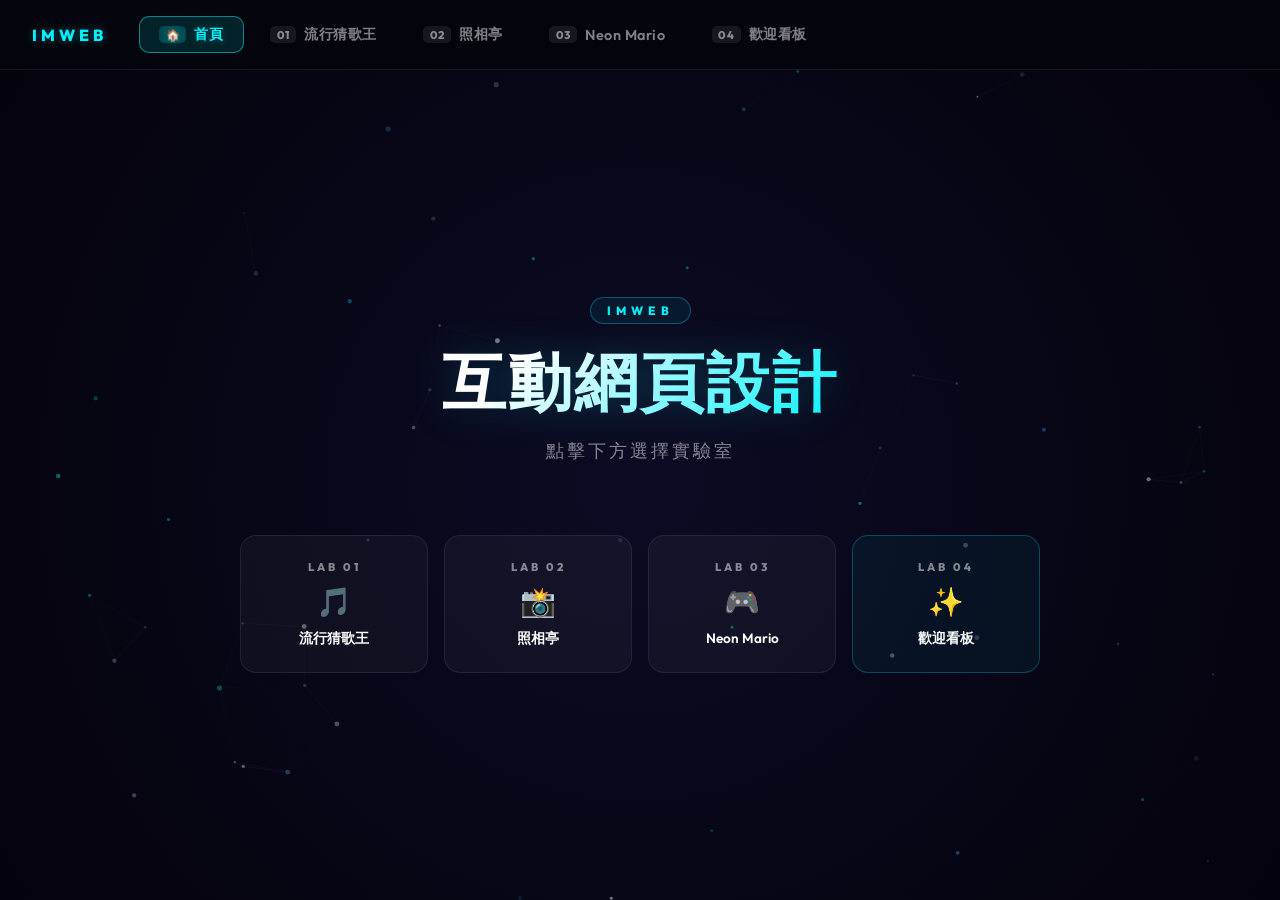
<file: index.html>
<!DOCTYPE html>
<html lang="zh-TW">
<head>
    <meta charset="UTF-8">
    <meta name="viewport" content="width=device-width, initial-scale=1.0">
    <title>IMWEB 互動網頁設計</title>
    <link href="https://fonts.googleapis.com/css2?family=Outfit:wght@300;400;600;800&family=Inter:wght@300;400;500;600&display=swap" rel="stylesheet">
    <style>
        :root {
            --bg: #05050d;
            --nav-height: 70px;
            --primary: #00f2fe;
            --secondary: #4facfe;
            --text: #fff;
            --text-muted: rgba(255,255,255,0.5);
            --glass: rgba(255,255,255,0.04);
            --glass-border: rgba(255,255,255,0.08);
            --active-bg: rgba(0,242,254,0.12);
            --active-border: rgba(0,242,254,0.5);
            --font: 'Outfit', 'Inter', sans-serif;
        }

        *, *::before, *::after { box-sizing: border-box; margin: 0; padding: 0; }

        html, body {
            width: 100%; height: 100%;
            overflow: hidden;
            background: var(--bg);
            font-family: var(--font);
            color: var(--text);
        }

        /* ── Nav Bar ────────────────────────────── */
        nav {
            position: fixed;
            top: 0; left: 0; right: 0;
            height: var(--nav-height);
            z-index: 100;
            display: flex;
            align-items: center;
            padding: 0 2rem;
            gap: 0.5rem;
            background: rgba(5,5,13,0.75);
            backdrop-filter: blur(16px);
            -webkit-backdrop-filter: blur(16px);
            border-bottom: 1px solid var(--glass-border);
        }

        .nav-brand {
            font-size: 1rem;
            font-weight: 800;
            letter-spacing: 4px;
            color: var(--primary);
            text-shadow: 0 0 10px rgba(0,242,254,0.4);
            margin-right: 1.5rem;
            white-space: nowrap;
        }

        .nav-tabs {
            display: flex;
            gap: 0.4rem;
            flex: 1;
            overflow-x: auto;
            scrollbar-width: none;
        }
        .nav-tabs::-webkit-scrollbar { display: none; }

        .tab-btn {
            display: flex;
            align-items: center;
            gap: 0.5rem;
            padding: 0.5rem 1.2rem;
            border-radius: 10px;
            border: 1px solid transparent;
            background: transparent;
            color: var(--text-muted);
            font-family: var(--font);
            font-size: 0.9rem;
            font-weight: 600;
            letter-spacing: 0.5px;
            cursor: pointer;
            white-space: nowrap;
            transition: all 0.25s ease;
        }

        .tab-btn:hover {
            background: var(--glass);
            color: var(--text);
            border-color: var(--glass-border);
        }

        .tab-btn.active {
            background: var(--active-bg);
            color: var(--primary);
            border-color: var(--active-border);
            text-shadow: 0 0 8px rgba(0,242,254,0.3);
        }

        .tab-btn .tab-num {
            font-size: 0.7rem;
            font-weight: 800;
            padding: 0.1rem 0.4rem;
            border-radius: 5px;
            background: rgba(255,255,255,0.08);
        }

        .tab-btn.active .tab-num {
            background: rgba(0,242,254,0.2);
            color: var(--primary);
        }

        /* ── Content Area ───────────────────────── */
        .content-area {
            position: fixed;
            top: var(--nav-height);
            left: 0; right: 0; bottom: 0;
        }

        /* Home Panel */
        .home-panel {
            width: 100%;
            height: 100%;
            display: flex;
            flex-direction: column;
            align-items: center;
            justify-content: center;
            gap: 2rem;
            padding: 2rem;
            position: relative;
        }

        canvas#homeBg {
            position: absolute;
            inset: 0;
            width: 100%;
            height: 100%;
            pointer-events: none;
        }

        .home-text {
            position: relative;
            text-align: center;
            z-index: 1;
        }

        .home-badge {
            display: inline-block;
            font-size: 0.75rem;
            font-weight: 800;
            letter-spacing: 5px;
            padding: 0.3rem 1rem;
            border-radius: 50px;
            border: 1px solid rgba(0,242,254,0.3);
            color: var(--primary);
            background: rgba(0,242,254,0.07);
            margin-bottom: 1rem;
        }

        .home-title {
            font-size: clamp(2.5rem, 6vw, 4rem);
            font-weight: 800;
            letter-spacing: 2px;
            background: linear-gradient(135deg, #fff 20%, var(--primary) 100%);
            -webkit-background-clip: text;
            -webkit-text-fill-color: transparent;
            margin-bottom: 0.75rem;
            filter: drop-shadow(0 0 20px rgba(0,242,254,0.2));
        }

        .home-sub {
            font-size: 1.1rem;
            color: var(--text-muted);
            letter-spacing: 3px;
            margin-bottom: 2.5rem;
        }

        /* Quick-access cards on home */
        .quick-grid {
            position: relative;
            z-index: 1;
            display: grid;
            grid-template-columns: repeat(4, 1fr);
            gap: 1rem;
            max-width: 800px;
            width: 100%;
        }

        .quick-card {
            display: flex;
            flex-direction: column;
            align-items: center;
            gap: 0.6rem;
            padding: 1.5rem 1rem;
            border-radius: 16px;
            background: var(--glass);
            border: 1px solid var(--glass-border);
            cursor: pointer;
            transition: all 0.3s ease;
            text-align: center;
        }

        .quick-card:hover {
            background: rgba(0,242,254,0.07);
            border-color: rgba(0,242,254,0.3);
            transform: translateY(-4px);
            box-shadow: 0 12px 30px rgba(0,0,0,0.3);
        }

        .quick-card .qc-num {
            font-size: 0.7rem;
            font-weight: 800;
            letter-spacing: 3px;
            color: var(--text-muted);
        }

        .quick-card .qc-icon { font-size: 1.8rem; }

        .quick-card .qc-name {
            font-size: 0.85rem;
            font-weight: 600;
            color: var(--text);
        }

        .quick-card.featured {
            border-color: rgba(0,242,254,0.25);
            background: rgba(0,242,254,0.05);
        }

        /* iFrame panels */
        .frame-panel {
            width: 100%;
            height: 100%;
            display: none;
        }

        .frame-panel.active {
            display: block;
        }

        .frame-panel iframe {
            width: 100%;
            height: 100%;
            border: none;
            display: block;
        }

        /* ── Mobile responsive ─────────────── */
        @media (max-width: 640px) {
            nav { padding: 0 1rem; }
            .nav-brand { display: none; }
            .quick-grid { grid-template-columns: repeat(2, 1fr); }
        }
    </style>
</head>
<body>

    <!-- Navigation Bar -->
    <nav>
        <span class="nav-brand">IMWEB</span>
        <div class="nav-tabs">
            <button class="tab-btn active" data-tab="home" id="tab-home">
                <span class="tab-num">🏠</span> 首頁
            </button>
            <button class="tab-btn" data-tab="lab1" id="tab-lab1">
                <span class="tab-num">01</span> 流行猜歌王
            </button>
            <button class="tab-btn" data-tab="lab2" id="tab-lab2">
                <span class="tab-num">02</span> 照相亭
            </button>
            <button class="tab-btn" data-tab="lab3" id="tab-lab3">
                <span class="tab-num">03</span> Neon Mario
            </button>
            <button class="tab-btn" data-tab="lab4" id="tab-lab4">
                <span class="tab-num">04</span> 歡迎看板
            </button>
        </div>
    </nav>

    <!-- Content Area -->
    <div class="content-area">

        <!-- Home Panel -->
        <div class="home-panel" id="panel-home">
            <canvas id="homeBg"></canvas>
            <div class="home-text">
                <div class="home-badge">IMWEB</div>
                <h1 class="home-title">互動網頁設計</h1>
                <p class="home-sub">點擊下方選擇實驗室</p>
            </div>
            <div class="quick-grid">
                <div class="quick-card" onclick="switchTab('lab1')">
                    <span class="qc-num">LAB 01</span>
                    <span class="qc-icon">🎵</span>
                    <span class="qc-name">流行猜歌王</span>
                </div>
                <div class="quick-card" onclick="switchTab('lab2')">
                    <span class="qc-num">LAB 02</span>
                    <span class="qc-icon">📸</span>
                    <span class="qc-name">照相亭</span>
                </div>
                <div class="quick-card" onclick="switchTab('lab3')">
                    <span class="qc-num">LAB 03</span>
                    <span class="qc-icon">🎮</span>
                    <span class="qc-name">Neon Mario</span>
                </div>
                <div class="quick-card featured" onclick="switchTab('lab4')">
                    <span class="qc-num">LAB 04</span>
                    <span class="qc-icon">✨</span>
                    <span class="qc-name">歡迎看板</span>
                </div>
            </div>
        </div>

        <!-- Lab 1 iframe -->
        <div class="frame-panel" id="panel-lab1">
            <iframe id="iframe-lab1" title="Lab 1 - 流行猜歌王"></iframe>
        </div>

        <!-- Lab 2 iframe -->
        <div class="frame-panel" id="panel-lab2">
            <iframe id="iframe-lab2" title="Lab 2 - 照相亭"></iframe>
        </div>

        <!-- Lab 3 iframe -->
        <div class="frame-panel" id="panel-lab3">
            <iframe id="iframe-lab3" title="Lab 3 - Neon Mario"></iframe>
        </div>

        <!-- Lab 4 iframe -->
        <div class="frame-panel" id="panel-lab4">
            <iframe id="iframe-lab4" title="Lab 4 - 歡迎看板"></iframe>
        </div>

    </div>

    <script>
        /* ── Tab switching ──────────────────────── */
        const iframeLoaded = { lab1: false, lab2: false, lab3: false, lab4: false };
        const iframeSrc = {
            lab1: 'lab1/index.html',
            lab2: 'lab2/index.html',
            lab3: 'lab3/index.html',
            lab4: 'lab4/index.html'
        };

        function switchTab(name) {
            // Update buttons
            document.querySelectorAll('.tab-btn').forEach(btn => {
                btn.classList.toggle('active', btn.dataset.tab === name);
            });

            // Update panels
            document.querySelectorAll('.frame-panel').forEach(p => p.classList.remove('active'));
            const homePanel = document.getElementById('panel-home');
            homePanel.style.display = 'none';

            if (name === 'home') {
                homePanel.style.display = 'flex';
            } else {
                const panel = document.getElementById('panel-' + name);
                if (panel) {
                    panel.classList.add('active');
                    // Lazy-load iframe only when first visited
                    if (!iframeLoaded[name]) {
                        document.getElementById('iframe-' + name).src = iframeSrc[name];
                        iframeLoaded[name] = true;
                    }
                }
            }
        }

        // Bind nav buttons
        document.querySelectorAll('.tab-btn').forEach(btn => {
            btn.addEventListener('click', () => switchTab(btn.dataset.tab));
        });

        /* ── Home background particles ─────────── */
        (function () {
            const canvas = document.getElementById('homeBg');
            const ctx = canvas.getContext('2d');
            const mouse = { x: null, y: null };
            const pts = [];
            const N = 55, CONN = 110, MR = 150;

            function resize() {
                const dpr = devicePixelRatio || 1;
                const w = canvas.parentElement.offsetWidth;
                const h = canvas.parentElement.offsetHeight;
                canvas.width = w * dpr;
                canvas.height = h * dpr;
                canvas.style.width = w + 'px';
                canvas.style.height = h + 'px';
                ctx.scale(dpr, dpr);
            }

            class P {
                constructor() {
                    this.x = Math.random() * innerWidth;
                    this.y = Math.random() * innerHeight;
                    this.vx = (Math.random() - 0.5) * 0.3;
                    this.vy = (Math.random() - 0.5) * 0.3;
                    this.r = Math.random() * 1.8 + 0.8;
                    const c = ['rgba(0,242,254,','rgba(79,172,254,','rgba(161,140,209,','rgba(255,255,255,'];
                    this.color = c[Math.floor(Math.random()*c.length)];
                    this.a = Math.random() * 0.35 + 0.1;
                }
                update(W, H) {
                    if (mouse.x !== null) {
                        const dx = mouse.x - this.x, dy = mouse.y - this.y;
                        const d = Math.hypot(dx, dy);
                        if (d < MR) { const f=(MR-d)/MR; this.vx+=(dx/d)*f*0.006; this.vy+=(dy/d)*f*0.006; }
                    }
                    this.x += this.vx; this.y += this.vy;
                    this.vx *= 0.98; this.vy *= 0.98;
                    const sp = Math.hypot(this.vx,this.vy);
                    if(sp>1.2){this.vx=this.vx/sp*1.2;this.vy=this.vy/sp*1.2;}
                    if(this.x<0)this.x=W; if(this.x>W)this.x=0;
                    if(this.y<0)this.y=H; if(this.y>H)this.y=0;
                }
                draw() {
                    ctx.beginPath();
                    ctx.arc(this.x, this.y, this.r, 0, Math.PI*2);
                    ctx.fillStyle = this.color + this.a + ')';
                    ctx.fill();
                }
            }

            window.addEventListener('resize', resize);
            canvas.parentElement.addEventListener('mousemove', e => { mouse.x=e.clientX; mouse.y=e.clientY - 70; });
            canvas.parentElement.addEventListener('mouseleave', () => { mouse.x=null; mouse.y=null; });

            resize();
            for (let i = 0; i < N; i++) pts.push(new P());

            function loop() {
                const W = canvas.parentElement.offsetWidth;
                const H = canvas.parentElement.offsetHeight;
                ctx.clearRect(0, 0, W, H);

                // Gradient BG
                const g = ctx.createRadialGradient(W/2,H/2,0,W/2,H/2,Math.max(W,H));
                g.addColorStop(0,'#0c0b24'); g.addColorStop(0.5,'#05040f'); g.addColorStop(1,'#020105');
                ctx.fillStyle=g; ctx.fillRect(0,0,W,H);

                pts.forEach(p => { p.update(W,H); p.draw(); });

                for(let i=0;i<pts.length;i++){
                    for(let j=i+1;j<pts.length;j++){
                        const p1=pts[i],p2=pts[j],d=Math.hypot(p1.x-p2.x,p1.y-p2.y);
                        if(d<CONN){
                            ctx.beginPath(); ctx.moveTo(p1.x,p1.y); ctx.lineTo(p2.x,p2.y);
                            ctx.strokeStyle=`rgba(141,169,236,${(1-d/CONN)*0.1})`; ctx.lineWidth=0.7; ctx.stroke();
                        }
                    }
                    if(mouse.x!==null){
                        const p=pts[i],d=Math.hypot(p.x-mouse.x,p.y-mouse.y);
                        if(d<MR){
                            ctx.beginPath(); ctx.moveTo(p.x,p.y); ctx.lineTo(mouse.x,mouse.y);
                            ctx.strokeStyle=`rgba(0,242,254,${(1-d/MR)*0.18})`; ctx.lineWidth=0.8; ctx.stroke();
                        }
                    }
                }
                requestAnimationFrame(loop);
            }
            loop();
        })();
    </script>
</body>
</html>
</file>
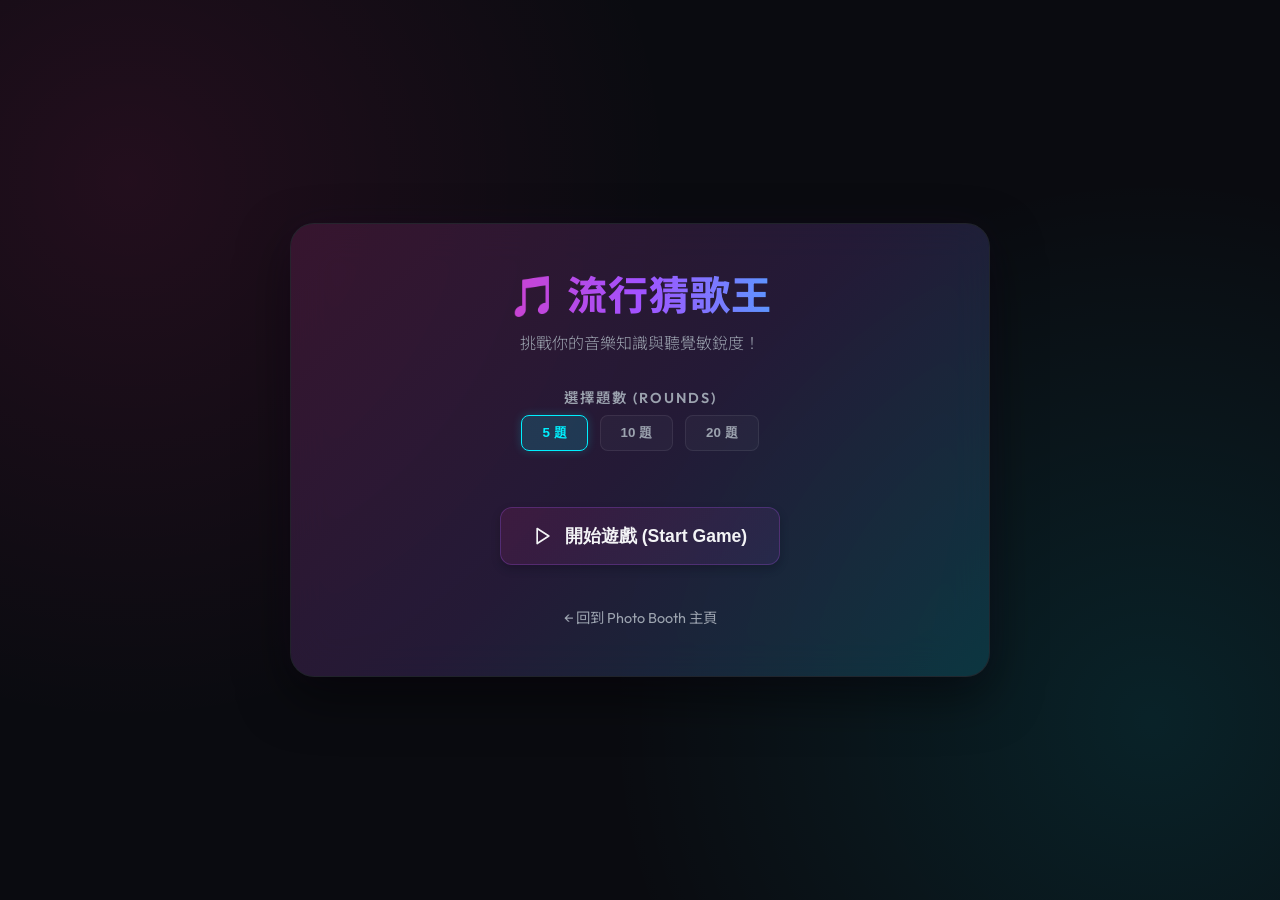
<file: lab1/index.html>
<!DOCTYPE html>
<html lang="zh-TW">
<head>
    <meta charset="UTF-8">
    <meta name="viewport" content="width=device-width, initial-scale=1.0">
    <meta name="description" content="Lab 1 - 流行猜歌王：挑戰你的耳朵與速度，測試你的熱門華語歌庫！">
    <title>Lab 1 | 流行猜歌王 🎵</title>
    <!-- Include Stylesheet -->
    <link rel="stylesheet" href="style.css">
</head>
<body>
    <div class="game-container">
        <!-- HEADER -->
        <h1>🎵 流行猜歌王</h1>
        <p class="subtitle">挑戰你的音樂知識與聽覺敏銳度！</p>

        <!-- VIEW 1: INTRO / MENU -->
        <div id="viewIntro" class="view active">
            <div class="menu-options">
                <div class="config-group">
                    <label>選擇題數 (Rounds)</label>
                    <div class="btn-group" data-config="rounds">
                        <button class="btn-select active" data-value="5">5 題</button>
                        <button class="btn-select" data-value="10">10 題</button>
                        <button class="btn-select" data-value="20">20 題</button>
                    </div>
                </div>
            </div>
            <button id="btnStart" class="btn-game">
                <svg xmlns="http://www.w3.org/2000/svg" width="20" height="20" viewBox="0 0 24 24" fill="none" stroke="currentColor" stroke-width="2" stroke-linecap="round" stroke-linejoin="round"><polygon points="5 3 19 12 5 21 5 3"></polygon></svg>
                開始遊戲 (Start Game)
            </button>
        </div>

        <!-- VIEW 2: GAMEPLAY -->
        <div id="viewPlay" class="view">
            <!-- Game Info (Round & Score) -->
            <div class="game-info-bar">
                <div class="info-item">
                    <span class="info-label">目前題數</span>
                    <span id="lblRound" class="info-val highlight-blue">1/5</span>
                </div>
                <div class="info-item">
                    <span class="info-label">剩餘時間</span>
                    <span id="lblTime" class="info-val">20s</span>
                </div>
                <div class="info-item">
                    <span class="info-label">目前得分</span>
                    <span id="lblScore" class="info-val highlight-pink">0</span>
                </div>
            </div>

            <!-- Progress Countdown Bar -->
            <div class="timer-track">
                <div id="timerBar" class="timer-bar"></div>
            </div>

            <!-- Spinning Vinyl disc -->
            <div class="player-area">
                <div id="vinylDisc" class="vinyl-disc">
                    <div class="vinyl-center">
                        <img id="albumArt" class="album-art" src="data:image/svg+xml;utf8,<svg xmlns='http://www.w3.org/2000/svg' width='100' height='100'></svg>" alt="Album Cover">
                    </div>
                    <div class="vinyl-spindle"></div>
                </div>
                <div id="playBtnOverlay" class="play-btn-overlay" title="播放 / 暫停">
                    <svg viewBox="0 0 24 24" id="playIcon">
                        <polygon points="5 3 19 12 5 21 5 3"></polygon>
                    </svg>
                </div>
            </div>

            <!-- Glowing wave/spectral visualizer -->
            <div class="visualizer-container">
                <canvas id="canvasVisualizer"></canvas>
            </div>

            <!-- Choice grid buttons -->
            <div id="choicesGrid" class="choices-grid">
                <!-- Choice buttons injected here -->
            </div>

            <!-- Live Feedback / Song Reveal details -->
            <div class="feedback-area">
                <div id="feedbackText" class="answer-feedback"></div>
            </div>

            <!-- Next button -->
            <button id="btnNext" class="btn-game" style="display: none;">
                下一題 (Next)
                <svg xmlns="http://www.w3.org/2000/svg" width="20" height="20" viewBox="0 0 24 24" fill="none" stroke="currentColor" stroke-width="2" stroke-linecap="round" stroke-linejoin="round"><line x1="5" y1="12" x2="19" y2="12"></line><polyline points="12 5 19 12 12 19"></polyline></svg>
            </button>
        </div>

        <!-- VIEW 3: RESULTS / REVIEW -->
        <div id="viewResults" class="view">
            <h2>🎉 挑戰完成</h2>
            
            <div class="result-card">
                <div class="result-score" id="resultScoreVal">0</div>
                <div class="result-rank" id="resultRankVal">🎤 浴室歌手 (音準加油！)</div>
                
                <div class="stats-grid">
                    <div class="stat-item">
                        <div class="stat-label">答對題數</div>
                        <div class="stat-val" id="resultCorrect">0/5</div>
                    </div>
                    <div class="stat-item">
                        <div class="stat-label">平均答對率</div>
                        <div class="stat-val" id="resultAccuracy">0%</div>
                    </div>
                </div>
            </div>

            <div class="review-title">本輪歌單回顧 & 試聽</div>
            <div id="playlistContainer" class="playlist-container">
                <!-- Played tracks will be injected here with play buttons -->
            </div>

            <button id="btnRestart" class="btn-game">
                <svg xmlns="http://www.w3.org/2000/svg" width="20" height="20" viewBox="0 0 24 24" fill="none" stroke="currentColor" stroke-width="2" stroke-linecap="round" stroke-linejoin="round"><path d="M21.5 2v6h-6M21.34 15.57a10 10 0 1 1-.57-8.38l5.67-5.67"></path></svg>
                再玩一次 (Play Again)
            </button>
        </div>

        <!-- FOOTER / RETURN LINK -->
        <div class="footer-links">
            <a href="../index.html" class="back-link">← 回到 Photo Booth 主頁</a>
        </div>
    </div>

    <!-- Include Game Logic Script -->
    <script src="app.js"></script>
</body>
</html>
</file>
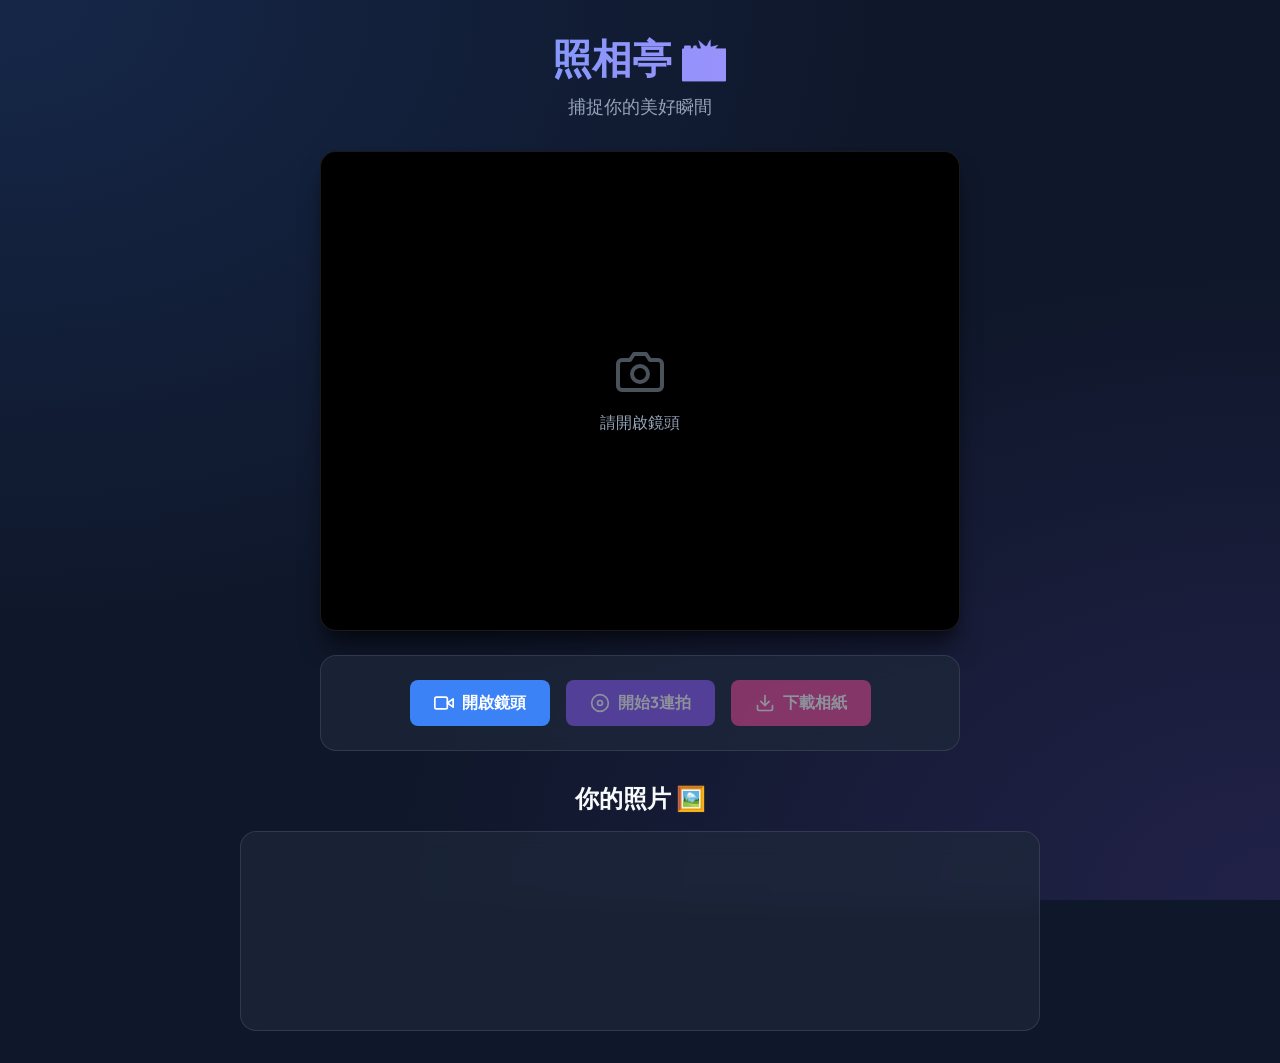
<file: lab2/index.html>
<!DOCTYPE html>
<html lang="zh-TW">
<head>
    <meta charset="UTF-8">
    <meta name="viewport" content="width=device-width, initial-scale=1.0">
    <title>Lab 2 | 照相亭 📸</title>
    <link href="https://fonts.googleapis.com/css2?family=Outfit:wght@300;400;600;800&family=Inter:wght@300;400;500;600&display=swap" rel="stylesheet">
    <link rel="stylesheet" href="style.css">
</head>
<body>
    <div class="app-container">
        <header>
            <h1>照相亭 <span>📸</span></h1>
            <p>捕捉你的美好瞬間</p>
        </header>

        <main>
            <div class="camera-section">
                <div class="video-container" id="videoContainer">
                    <!-- Placeholder -->
                    <div class="placeholder" id="placeholder">
                        <svg xmlns="http://www.w3.org/2000/svg" width="48" height="48" viewBox="0 0 24 24" fill="none" stroke="currentColor" stroke-width="2" stroke-linecap="round" stroke-linejoin="round">
                            <path d="M23 19a2 2 0 0 1-2 2H3a2 2 0 0 1-2-2V8a2 2 0 0 1 2-2h4l2-3h6l2 3h4a2 2 0 0 1 2 2z"></path>
                            <circle cx="12" cy="13" r="4"></circle>
                        </svg>
                        <p>請開啟鏡頭</p>
                    </div>
                    <video id="videoElement" autoplay playsinline></video>
                    <div id="countdownOverlay" class="countdown-overlay hidden">3</div>
                    <div id="flashOverlay" class="flash-overlay"></div>
                </div>

                <div class="controls glass-panel">
                    <button id="btnStartCamera" class="btn primary">
                        <svg xmlns="http://www.w3.org/2000/svg" width="20" height="20" viewBox="0 0 24 24" fill="none" stroke="currentColor" stroke-width="2" stroke-linecap="round" stroke-linejoin="round">
                            <polygon points="23 7 16 12 23 17 23 7"></polygon>
                            <rect x="1" y="5" width="15" height="14" rx="2" ry="2"></rect>
                        </svg>
                        開啟鏡頭
                    </button>
                    <button id="btnTakePhoto" class="btn secondary" disabled>
                        <svg xmlns="http://www.w3.org/2000/svg" width="20" height="20" viewBox="0 0 24 24" fill="none" stroke="currentColor" stroke-width="2" stroke-linecap="round" stroke-linejoin="round">
                            <circle cx="12" cy="12" r="10"></circle>
                            <circle cx="12" cy="12" r="3"></circle>
                        </svg>
                        開始3連拍
                    </button>
                    <button id="btnDownload" class="btn accent" disabled>
                        <svg xmlns="http://www.w3.org/2000/svg" width="20" height="20" viewBox="0 0 24 24" fill="none" stroke="currentColor" stroke-width="2" stroke-linecap="round" stroke-linejoin="round">
                            <path d="M21 15v4a2 2 0 0 1-2 2H5a2 2 0 0 1-2-2v-4"></path>
                            <polyline points="7 10 12 15 17 10"></polyline>
                            <line x1="12" y1="15" x2="12" y2="3"></line>
                        </svg>
                        下載相紙
                    </button>
                </div>
            </div>

            <div class="gallery-section">
                <h2>你的照片 🖼️</h2>
                <div id="gallery" class="gallery">
                    <!-- Photos injected here -->
                </div>
            </div>
        </main>
    </div>

    <!-- Hidden canvases for capture -->
    <canvas id="captureCanvas" style="display:none;"></canvas>
    <canvas id="stripCanvas" style="display:none;"></canvas>

    <script src="app.js"></script>
</body>
</html>
</file>
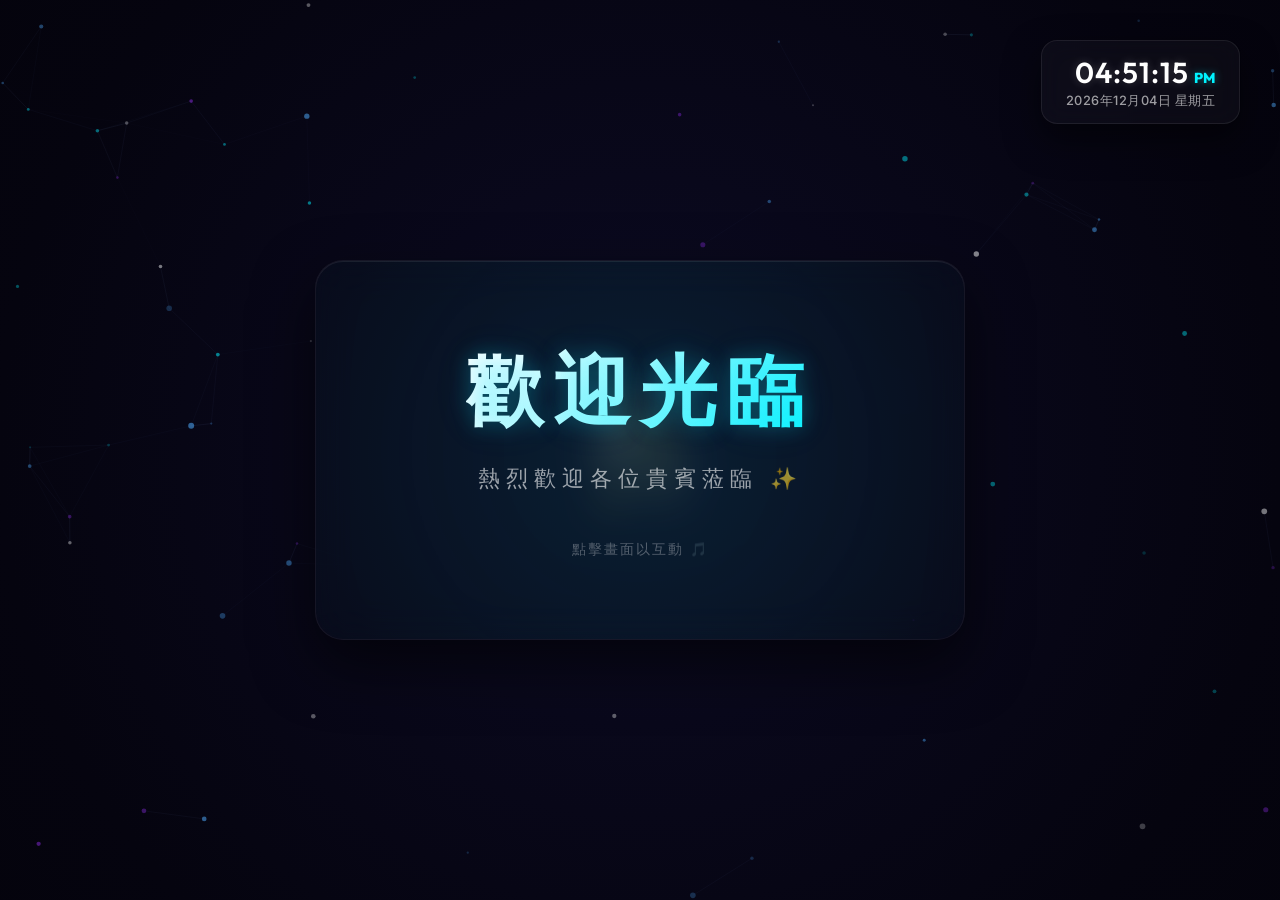
<file: lab4/index.html>
<!DOCTYPE html>
<html lang="zh-TW">
<head>
    <meta charset="UTF-8">
    <meta name="viewport" content="width=device-width, initial-scale=1.0">
    <title>歡迎互動看板 | Welcome Board</title>
    <!-- Importing modern typography -->
    <link href="https://fonts.googleapis.com/css2?family=Outfit:wght@300;400;600;800&family=Inter:wght@300;400;500;600&display=swap" rel="stylesheet">
    <link rel="stylesheet" href="style.css">
</head>
<body>
    <!-- Fullscreen Interactive Particle Canvas -->
    <canvas id="bgCanvas"></canvas>
    
    <!-- Fullscreen Sparkle Effect Canvas -->
    <canvas id="effectCanvas"></canvas>

    <!-- Corner Time & Date Widget -->
    <div class="time-widget glass-widget">
        <div class="time-row">
            <span id="widgetTime" class="widget-time">--:--:--</span>
            <span id="widgetPeriod" class="widget-period">AM</span>
        </div>
        <div id="widgetDate" class="widget-date">----年--月--日 星期-</div>
    </div>

    <!-- Main Content Container -->
    <div class="welcome-container">
        <div class="welcome-card glass-card" id="welcomeCard">
            <div class="card-glow"></div>
            <div class="card-content">
                <!-- Glowing Title -->
                <h1 id="welcomeTitle" class="welcome-title neon-text">歡迎光臨</h1>
                
                <!-- Elegant Subtitle -->
                <p id="welcomeSubtitle" class="welcome-subtitle">熱烈歡迎各位貴賓蒞臨 ✨</p>
                
                <!-- Gentle Hint -->
                <div class="interaction-hint">
                    <span>點擊畫面以互動 🎵</span>
                </div>
            </div>
        </div>
    </div>

    <script src="app.js"></script>
</body>
</html>
</file>
<file: lab1/style.css>
/* Custom Styles for Guessing Game - Lab 1 */
@import url('https://fonts.googleapis.com/css2?family=Outfit:wght@300;400;600;800&family=Noto+Sans+TC:wght@300;400;700;900&display=swap');

:root {
    --bg-dark: #0a0b10;
    --bg-card: rgba(18, 20, 32, 0.65);
    --border-glass: rgba(255, 255, 255, 0.08);
    --neon-pink: #ff2e93;
    --neon-blue: #00f0ff;
    --neon-purple: #9d4edd;
    --neon-green: #39ff14;
    --neon-red: #ff3838;
    --text-main: #f3f4f6;
    --text-muted: #9ca3af;
}

* {
    margin: 0;
    padding: 0;
    box-sizing: border-box;
}

body {
    font-family: 'Outfit', 'Noto Sans TC', sans-serif;
    background-color: var(--bg-dark);
    background-image:
        radial-gradient(circle at 10% 20%, rgba(255, 46, 147, 0.1) 0%, transparent 40%),
        radial-gradient(circle at 90% 80%, rgba(0, 240, 255, 0.1) 0%, transparent 40%);
    background-attachment: fixed;
    color: var(--text-main);
    min-height: 100vh;
    display: flex;
    justify-content: center;
    align-items: center;
    overflow-x: hidden;
}

/* Glassmorphism Container */
.game-container {
    width: 90%;
    max-width: 700px;
    background: var(--bg-card);
    backdrop-filter: blur(20px);
    -webkit-backdrop-filter: blur(20px);
    border: 1px solid var(--border-glass);
    border-radius: 24px;
    padding: 2.5rem;
    box-shadow: 0 20px 50px rgba(0, 0, 0, 0.5),
        0 0 40px rgba(157, 78, 221, 0.05);
    text-align: center;
    position: relative;
    z-index: 1;
    overflow: hidden;
}

/* Container Glow Overlay */
.game-container::before {
    content: '';
    position: absolute;
    top: -2px;
    left: -2px;
    right: -2px;
    bottom: -2px;
    background: linear-gradient(135deg, var(--neon-pink), var(--neon-purple), var(--neon-blue));
    z-index: -1;
    border-radius: 25px;
    opacity: 0.15;
    pointer-events: none;
}

/* Headings */
h1 {
    font-size: 2.5rem;
    font-weight: 800;
    margin-bottom: 0.5rem;
    background: linear-gradient(to right, #ff2e93, #a252ff, #00f0ff);
    -webkit-background-clip: text;
    -webkit-text-fill-color: transparent;
    letter-spacing: 1px;
}

.subtitle {
    color: var(--text-muted);
    font-size: 1rem;
    margin-bottom: 2rem;
    font-weight: 300;
}

/* Views Management */
.view {
    display: none;
    animation: slideIn 0.5s cubic-bezier(0.16, 1, 0.3, 1) forwards;
}

.view.active {
    display: flex;
    flex-direction: column;
    align-items: center;
    justify-content: center;
}

@keyframes slideIn {
    from {
        opacity: 0;
        transform: translateY(20px);
    }

    to {
        opacity: 1;
        transform: translateY(0);
    }
}

/* Button general style */
.btn-game {
    background: linear-gradient(135deg, rgba(255, 46, 147, 0.1) 0%, rgba(157, 78, 221, 0.1) 100%);
    border: 1px solid rgba(157, 78, 221, 0.3);
    color: var(--text-main);
    padding: 1rem 2rem;
    border-radius: 12px;
    font-size: 1.1rem;
    font-weight: 600;
    cursor: pointer;
    transition: all 0.3s cubic-bezier(0.25, 0.8, 0.25, 1);
    outline: none;
    position: relative;
    overflow: hidden;
    display: inline-flex;
    align-items: center;
    gap: 0.75rem;
    box-shadow: 0 4px 10px rgba(0, 0, 0, 0.2);
}

.btn-game:hover {
    border-color: var(--neon-blue);
    background: linear-gradient(135deg, rgba(255, 46, 147, 0.2) 0%, rgba(0, 240, 255, 0.2) 100%);
    transform: translateY(-2px);
    box-shadow: 0 8px 20px rgba(0, 240, 255, 0.2);
}

.btn-game:active {
    transform: translateY(0);
}

/* Intro Screen styling */
.menu-options {
    width: 100%;
    margin-bottom: 2rem;
}

.config-group {
    margin-bottom: 1.5rem;
    display: flex;
    flex-direction: column;
    align-items: center;
    gap: 0.5rem;
}

.config-group label {
    font-size: 0.9rem;
    color: var(--text-muted);
    text-transform: uppercase;
    letter-spacing: 2px;
    font-weight: 600;
}

.btn-group {
    display: flex;
    gap: 0.75rem;
    justify-content: center;
}

.btn-select {
    background: rgba(255, 255, 255, 0.03);
    border: 1px solid var(--border-glass);
    color: var(--text-muted);
    padding: 0.5rem 1.25rem;
    border-radius: 8px;
    cursor: pointer;
    font-weight: 600;
    transition: all 0.2s ease;
}

.btn-select.active {
    background: rgba(0, 240, 255, 0.15);
    border-color: var(--neon-blue);
    color: var(--neon-blue);
    box-shadow: 0 0 10px rgba(0, 240, 255, 0.2);
}

/* Vinyl Player Area */
.player-area {
    position: relative;
    width: 180px;
    height: 180px;
    margin: 1.5rem 0;
}

.vinyl-disc {
    width: 100%;
    height: 100%;
    background: radial-gradient(circle, #222 25%, #050505 35%, #151515 50%, #050505 60%, #111 70%);
    border-radius: 50%;
    box-shadow: 0 10px 30px rgba(0, 0, 0, 0.6),
        0 0 0 8px rgba(255, 255, 255, 0.02);
    display: flex;
    justify-content: center;
    align-items: center;
    position: relative;
    animation: spin 6s linear infinite;
    animation-play-state: paused;
}

.vinyl-disc::before {
    content: '';
    position: absolute;
    width: 95%;
    height: 95%;
    border-radius: 50%;
    border: 1px dashed rgba(255, 255, 255, 0.08);
}

.vinyl-disc.playing {
    animation-play-state: running;
}

.vinyl-center {
    width: 75px;
    height: 75px;
    background: #000;
    border-radius: 50%;
    border: 2px solid #222;
    overflow: hidden;
    display: flex;
    justify-content: center;
    align-items: center;
    z-index: 2;
}

.album-art {
    width: 100%;
    height: 100%;
    object-fit: cover;
    opacity: 0.3;
    transition: opacity 0.5s ease;
}

.vinyl-disc.playing .album-art {
    opacity: 0.85;
}

.vinyl-spindle {
    position: absolute;
    width: 14px;
    height: 14px;
    background: #fff;
    border-radius: 50%;
    box-shadow: inset 0 2px 5px rgba(0, 0, 0, 0.8),
        0 2px 2px rgba(0, 0, 0, 0.5);
    z-index: 3;
}

@keyframes spin {
    100% {
        transform: rotate(360deg);
    }
}

/* Play/Pause Overlays */
.play-btn-overlay {
    position: absolute;
    top: 50%;
    left: 50%;
    transform: translate(-50%, -50%);
    width: 50px;
    height: 50px;
    background: rgba(255, 256, 256, 0.1);
    border: 1px solid rgba(255, 255, 255, 0.2);
    border-radius: 50%;
    display: flex;
    justify-content: center;
    align-items: center;
    cursor: pointer;
    z-index: 10;
    transition: all 0.3s ease;
    backdrop-filter: blur(5px);
}

.play-btn-overlay:hover {
    transform: translate(-50%, -50%) scale(1.1);
    background: rgba(0, 240, 255, 0.2);
    border-color: var(--neon-blue);
    box-shadow: 0 0 15px rgba(0, 240, 255, 0.5);
}

.play-btn-overlay svg {
    width: 20px;
    height: 20px;
    fill: #fff;
    transition: fill 0.3s ease;
}

.play-btn-overlay:hover svg {
    fill: var(--neon-blue);
}

/* Web Audio Visualizer */
.visualizer-container {
    width: 100%;
    height: 40px;
    margin-bottom: 1.5rem;
    display: flex;
    justify-content: center;
    align-items: center;
}

#canvasVisualizer {
    width: 100%;
    height: 100%;
    border-radius: 8px;
}

/* Game Info Bar (Round, Time, Score) */
.game-info-bar {
    width: 100%;
    display: flex;
    justify-content: space-between;
    align-items: center;
    margin-bottom: 1.5rem;
}

.info-item {
    display: flex;
    flex-direction: column;
    align-items: center;
}

.info-label {
    font-size: 0.75rem;
    color: var(--text-muted);
    text-transform: uppercase;
    letter-spacing: 1px;
    margin-bottom: 0.25rem;
}

.info-val {
    font-size: 1.25rem;
    font-weight: 800;
}

.info-val.highlight-blue {
    color: var(--neon-blue);
    text-shadow: 0 0 10px rgba(0, 240, 255, 0.3);
}

.info-val.highlight-pink {
    color: var(--neon-pink);
    text-shadow: 0 0 10px rgba(255, 46, 147, 0.3);
}

/* Countdown bar */
.timer-track {
    width: 100%;
    height: 6px;
    background: rgba(255, 255, 255, 0.05);
    border-radius: 3px;
    margin-bottom: 2rem;
    overflow: hidden;
    position: relative;
}

.timer-bar {
    height: 100%;
    width: 100%;
    background: linear-gradient(to right, var(--neon-blue), var(--neon-pink));
    border-radius: 3px;
    transition: width 0.1s linear;
    box-shadow: 0 0 10px rgba(0, 240, 255, 0.5);
}

/* Choices Grid */
.choices-grid {
    display: grid;
    grid-template-columns: 1fr 1fr;
    gap: 1rem;
    width: 100%;
    margin-bottom: 1.5rem;
}

@media (max-width: 480px) {
    .choices-grid {
        grid-template-columns: 1fr;
    }
}

.btn-choice {
    background: rgba(255, 255, 255, 0.03);
    border: 1px solid var(--border-glass);
    color: var(--text-main);
    padding: 1.2rem 1rem;
    border-radius: 14px;
    font-size: 1.05rem;
    font-weight: 600;
    cursor: pointer;
    transition: all 0.2s cubic-bezier(0.4, 0, 0.2, 1);
    display: flex;
    justify-content: center;
    align-items: center;
    position: relative;
    box-shadow: 0 4px 6px rgba(0, 0, 0, 0.15);
}

.btn-choice:hover:not(:disabled) {
    background: rgba(255, 255, 255, 0.08);
    border-color: rgba(255, 255, 255, 0.3);
    transform: translateY(-2px);
    box-shadow: 0 6px 15px rgba(0, 0, 0, 0.3);
}

.btn-choice:active:not(:disabled) {
    transform: translateY(0);
}

.btn-choice:disabled {
    cursor: not-allowed;
    opacity: 0.6;
}

/* Answer States */
.btn-choice.correct {
    background: rgba(57, 255, 20, 0.12) !important;
    border-color: var(--neon-green) !important;
    color: var(--neon-green) !important;
    box-shadow: 0 0 20px rgba(57, 255, 20, 0.3) !important;
    text-shadow: 0 0 5px rgba(57, 255, 20, 0.5);
}

.btn-choice.incorrect {
    background: rgba(255, 56, 56, 0.12) !important;
    border-color: var(--neon-red) !important;
    color: var(--neon-red) !important;
    box-shadow: 0 0 20px rgba(255, 56, 56, 0.3) !important;
    animation: shake 0.4s ease-in-out;
}

@keyframes shake {

    0%,
    100% {
        transform: translateX(0);
    }

    20%,
    60% {
        transform: translateX(-6px);
    }

    40%,
    80% {
        transform: translateX(6px);
    }
}

/* Floating score text */
.score-pop {
    position: absolute;
    font-size: 1.5rem;
    font-weight: 800;
    color: var(--neon-green);
    text-shadow: 0 0 10px rgba(57, 255, 20, 0.6);
    pointer-events: none;
    animation: floatUp 1s ease-out forwards;
    z-index: 100;
}

@keyframes floatUp {
    0% {
        opacity: 0;
        transform: translateY(0) scale(0.8);
    }

    20% {
        opacity: 1;
        transform: translateY(-20px) scale(1.1);
    }

    100% {
        opacity: 0;
        transform: translateY(-60px) scale(0.9);
    }
}

/* Next / Feedback Area */
.feedback-area {
    height: 50px;
    display: flex;
    justify-content: center;
    align-items: center;
    margin-bottom: 1.5rem;
}

.answer-feedback {
    font-size: 1.2rem;
    font-weight: 700;
    opacity: 0;
    transform: scale(0.8);
    transition: all 0.3s cubic-bezier(0.175, 0.885, 0.32, 1.275);
}

.answer-feedback.show {
    opacity: 1;
    transform: scale(1);
}

.answer-feedback.correct-text {
    color: var(--neon-green);
    text-shadow: 0 0 10px rgba(57, 255, 20, 0.3);
}

.answer-feedback.incorrect-text {
    color: var(--neon-red);
    text-shadow: 0 0 10px rgba(255, 56, 56, 0.3);
}

/* Footer / Back link */
.footer-links {
    margin-top: 2rem;
    display: flex;
    justify-content: center;
    width: 100%;
}

.back-link {
    color: var(--text-muted);
    text-decoration: none;
    font-size: 0.9rem;
    padding: 0.5rem 1rem;
    border-radius: 8px;
    transition: all 0.3s ease;
    border: 1px solid transparent;
}

.back-link:hover {
    color: var(--neon-pink);
    border-color: rgba(255, 46, 147, 0.2);
    background: rgba(255, 46, 147, 0.05);
}

/* Results Screen styling */
.result-card {
    background: rgba(255, 255, 255, 0.02);
    border: 1px solid var(--border-glass);
    border-radius: 20px;
    padding: 2rem;
    width: 100%;
    margin-bottom: 2rem;
}

.result-score {
    font-size: 3.5rem;
    font-weight: 800;
    color: var(--neon-blue);
    text-shadow: 0 0 15px rgba(0, 240, 255, 0.4);
    margin: 1rem 0 0.5rem;
}

.result-rank {
    font-size: 1.5rem;
    font-weight: 700;
    color: var(--neon-pink);
    text-shadow: 0 0 10px rgba(255, 46, 147, 0.3);
    margin-bottom: 1.5rem;
}

.stats-grid {
    display: grid;
    grid-template-columns: 1fr 1fr;
    gap: 1rem;
    margin-bottom: 1rem;
}

.stat-item {
    background: rgba(0, 0, 0, 0.2);
    padding: 1rem;
    border-radius: 12px;
    border: 1px solid rgba(255, 255, 255, 0.03);
}

.stat-label {
    font-size: 0.8rem;
    color: var(--text-muted);
    margin-bottom: 0.25rem;
    text-transform: uppercase;
}

.stat-val {
    font-size: 1.25rem;
    font-weight: 700;
}

/* Review Playlist Area */
.review-title {
    font-size: 1.2rem;
    font-weight: 700;
    margin: 2rem 0 1rem;
    text-align: left;
    width: 100%;
    border-left: 3px solid var(--neon-purple);
    padding-left: 0.75rem;
}

.playlist-container {
    width: 100%;
    max-height: 250px;
    overflow-y: auto;
    background: rgba(0, 0, 0, 0.15);
    border-radius: 16px;
    border: 1px solid var(--border-glass);
    padding: 0.5rem;
    margin-bottom: 2rem;
}

/* Custom Scrollbar for review container */
.playlist-container::-webkit-scrollbar {
    width: 6px;
}

.playlist-container::-webkit-scrollbar-track {
    background: transparent;
}

.playlist-container::-webkit-scrollbar-thumb {
    background: rgba(255, 255, 255, 0.1);
    border-radius: 3px;
}

.playlist-container::-webkit-scrollbar-thumb:hover {
    background: rgba(255, 255, 255, 0.25);
}

.playlist-item {
    display: flex;
    align-items: center;
    padding: 0.75rem 1rem;
    border-radius: 10px;
    border-bottom: 1px solid rgba(255, 255, 255, 0.03);
    transition: all 0.2s ease;
    text-align: left;
}

.playlist-item:hover {
    background: rgba(255, 255, 255, 0.03);
}

.playlist-item:last-child {
    border-bottom: none;
}

.playlist-art-container {
    position: relative;
    width: 44px;
    height: 44px;
    margin-right: 1rem;
    border-radius: 8px;
    overflow: hidden;
    box-shadow: 0 4px 8px rgba(0, 0, 0, 0.3);
    flex-shrink: 0;
}

.playlist-art {
    width: 100%;
    height: 100%;
    object-fit: cover;
}

.playlist-play-overlay {
    position: absolute;
    top: 0;
    left: 0;
    width: 100%;
    height: 100%;
    background: rgba(0, 0, 0, 0.5);
    display: flex;
    justify-content: center;
    align-items: center;
    cursor: pointer;
    opacity: 0;
    transition: opacity 0.2s ease;
}

.playlist-item:hover .playlist-play-overlay,
.playlist-item.playing .playlist-play-overlay {
    opacity: 1;
}

.playlist-play-overlay svg {
    width: 16px;
    height: 16px;
    fill: #fff;
}

.playlist-info {
    flex-grow: 1;
    overflow: hidden;
}

.playlist-song {
    font-size: 0.95rem;
    font-weight: 600;
    white-space: nowrap;
    overflow: hidden;
    text-overflow: ellipsis;
}

.playlist-artist {
    font-size: 0.8rem;
    color: var(--text-muted);
    white-space: nowrap;
    overflow: hidden;
    text-overflow: ellipsis;
}

.playlist-status {
    font-size: 0.8rem;
    font-weight: 600;
    margin-left: 1rem;
    padding: 0.25rem 0.5rem;
    border-radius: 6px;
    flex-shrink: 0;
}

.playlist-status.correct-tag {
    background: rgba(57, 255, 20, 0.1);
    color: var(--neon-green);
    border: 1px solid rgba(57, 255, 20, 0.2);
}

.playlist-status.incorrect-tag {
    background: rgba(255, 56, 56, 0.1);
    color: var(--neon-red);
    border: 1px solid rgba(255, 56, 56, 0.2);
}
</file>
<file: lab2/style.css>
:root {
    --bg-color: #0f172a;
    --panel-bg: rgba(30, 41, 59, 0.7);
    --border-color: rgba(255, 255, 255, 0.1);
    --text-primary: #f8fafc;
    --text-secondary: #94a3b8;
    --accent-blue: #3b82f6;
    --accent-blue-hover: #2563eb;
    --accent-purple: #8b5cf6;
    --accent-purple-hover: #7c3aed;
    --accent-pink: #ec4899;
    --accent-pink-hover: #db2777;
}

*, *::before, *::after { margin: 0; padding: 0; box-sizing: border-box; }

body {
    font-family: 'Outfit', 'Inter', sans-serif;
    background-color: var(--bg-color);
    color: var(--text-primary);
    min-height: 100vh;
    display: flex;
    justify-content: center;
    background-image:
        radial-gradient(at 0% 0%, rgba(59,130,246,0.15) 0px, transparent 50%),
        radial-gradient(at 100% 100%, rgba(139,92,246,0.15) 0px, transparent 50%);
    background-attachment: fixed;
}

.app-container {
    width: 100%;
    max-width: 1000px;
    padding: 2rem;
    display: flex;
    flex-direction: column;
    gap: 2rem;
}

header { text-align: center; }

header h1 {
    font-size: 2.5rem;
    font-weight: 800;
    margin-bottom: 0.5rem;
    background: linear-gradient(to right, #60a5fa, #c084fc);
    -webkit-background-clip: text;
    -webkit-text-fill-color: transparent;
}

header p { color: var(--text-secondary); font-size: 1.1rem; }

main { display: flex; flex-direction: column; gap: 2rem; }

/* Camera Section */
.camera-section {
    display: flex;
    flex-direction: column;
    align-items: center;
    gap: 1.5rem;
}

.video-container {
    position: relative;
    width: 100%;
    max-width: 640px;
    aspect-ratio: 4/3;
    background: #000;
    border-radius: 16px;
    overflow: hidden;
    box-shadow: 0 20px 25px -5px rgba(0,0,0,0.5), 0 8px 10px -6px rgba(0,0,0,0.3);
    border: 1px solid var(--border-color);
}

.placeholder {
    position: absolute;
    inset: 0;
    display: flex;
    flex-direction: column;
    align-items: center;
    justify-content: center;
    color: var(--text-secondary);
    z-index: 10;
}

.placeholder svg { margin-bottom: 1rem; opacity: 0.5; }

video {
    width: 100%;
    height: 100%;
    object-fit: cover;
    transform: scaleX(-1);
    display: none;
}

.countdown-overlay {
    position: absolute;
    inset: 0;
    display: flex;
    align-items: center;
    justify-content: center;
    font-size: 8rem;
    font-weight: 800;
    color: white;
    text-shadow: 0 4px 20px rgba(0,0,0,0.5);
    z-index: 20;
    background: rgba(0,0,0,0.3);
}

.flash-overlay {
    position: absolute;
    inset: 0;
    background: white;
    z-index: 30;
    opacity: 0;
    pointer-events: none;
    transition: opacity 0.1s ease-out;
}

.flash-overlay.active { opacity: 1; }

.hidden { display: none !important; }

.glass-panel {
    background: var(--panel-bg);
    backdrop-filter: blur(12px);
    -webkit-backdrop-filter: blur(12px);
    border: 1px solid var(--border-color);
    border-radius: 16px;
    padding: 1.5rem;
}

.controls {
    display: flex;
    flex-wrap: wrap;
    justify-content: center;
    gap: 1rem;
    width: 100%;
    max-width: 640px;
}

.btn {
    display: flex;
    align-items: center;
    gap: 0.5rem;
    padding: 0.75rem 1.5rem;
    border: none;
    border-radius: 8px;
    font-size: 1rem;
    font-weight: 600;
    cursor: pointer;
    transition: all 0.2s ease;
    color: white;
    font-family: inherit;
}

.btn:disabled {
    opacity: 0.5;
    cursor: not-allowed;
    transform: none !important;
    box-shadow: none !important;
}

.btn.primary { background-color: var(--accent-blue); }
.btn.primary:hover:not(:disabled) {
    background-color: var(--accent-blue-hover);
    transform: translateY(-2px);
    box-shadow: 0 4px 12px rgba(59,130,246,0.4);
}

.btn.secondary { background-color: var(--accent-purple); }
.btn.secondary:hover:not(:disabled) {
    background-color: var(--accent-purple-hover);
    transform: translateY(-2px);
    box-shadow: 0 4px 12px rgba(139,92,246,0.4);
}

.btn.accent { background-color: var(--accent-pink); }
.btn.accent:hover:not(:disabled) {
    background-color: var(--accent-pink-hover);
    transform: translateY(-2px);
    box-shadow: 0 4px 12px rgba(236,72,153,0.4);
}

/* Gallery */
.gallery-section { width: 100%; max-width: 800px; margin: 0 auto; }

.gallery-section h2 {
    font-size: 1.5rem;
    margin-bottom: 1rem;
    text-align: center;
}

.gallery {
    display: grid;
    grid-template-columns: repeat(3, 1fr);
    gap: 1rem;
    min-height: 200px;
    background: var(--panel-bg);
    backdrop-filter: blur(12px);
    border: 1px solid var(--border-color);
    border-radius: 16px;
    padding: 1rem;
}

.gallery-item {
    width: 100%;
    border-radius: 8px;
    overflow: hidden;
    box-shadow: 0 4px 6px -1px rgba(0,0,0,0.1);
    animation: fadeIn 0.5s ease-out forwards;
    opacity: 0;
    transform: translateY(10px);
}

.gallery-item img {
    width: 100%;
    height: 100%;
    object-fit: cover;
    display: block;
    transform: scaleX(-1);
}

@keyframes fadeIn {
    to { opacity: 1; transform: translateY(0); }
}

@media (max-width: 600px) {
    .gallery { grid-template-columns: 1fr; }
    header h1 { font-size: 1.8rem; }
}
</file>
<file: lab4/style.css>
/* ==========================================================================
   Design Tokens & Variables
   ========================================================================== */
:root {
    --bg-dark: #05050d;
    --bg-light: #f5f5fa;
    
    /* Neon Dark Palette */
    --primary-color: #00f2fe;
    --secondary-color: #4facfe;
    --accent-purple: #8a2be2;
    --text-main: #ffffff;
    --text-muted: rgba(255, 255, 255, 0.6);
    --glass-bg: rgba(255, 255, 255, 0.03);
    --glass-border: rgba(255, 255, 255, 0.08);
    --glass-shadow: 0 15px 35px rgba(0, 0, 0, 0.5);
    --card-glow-color: rgba(0, 242, 254, 0.12);
    
    /* Typography */
    --font-display: 'Outfit', 'Inter', system-ui, -apple-system, sans-serif;
    --font-sans: 'Inter', system-ui, -apple-system, sans-serif;
    
    /* Animations */
    --transition-slow: cubic-bezier(0.16, 1, 0.3, 1);
    --transition-normal: 0.3s cubic-bezier(0.4, 0, 0.2, 1);
}

/* ==========================================================================
   Base Reset
   ========================================================================== */
*, *::before, *::after {
    box-sizing: border-box;
    margin: 0;
    padding: 0;
}

html, body {
    width: 100%;
    height: 100%;
    overflow: hidden;
    background-color: var(--bg-dark);
    font-family: var(--font-sans);
    color: var(--text-main);
    user-select: none;
}

/* ==========================================================================
   Background & Canvases
   ========================================================================== */
#bgCanvas {
    position: absolute;
    top: 0;
    left: 0;
    width: 100%;
    height: 100%;
    z-index: 1;
    cursor: pointer;
}

#effectCanvas {
    position: absolute;
    top: 0;
    left: 0;
    width: 100%;
    height: 100%;
    z-index: 3;
    pointer-events: none;
}

/* ==========================================================================
   Clock Widget (Top Right)
   ========================================================================== */
.time-widget {
    position: absolute;
    top: 2.5rem;
    right: 2.5rem;
    z-index: 5;
    padding: 0.8rem 1.5rem;
    border-radius: 16px;
    background: var(--glass-bg);
    border: 1px solid var(--glass-border);
    backdrop-filter: blur(12px);
    -webkit-backdrop-filter: blur(12px);
    box-shadow: var(--glass-shadow);
    display: flex;
    flex-direction: column;
    align-items: flex-end;
    pointer-events: none;
    transform: translateY(-20px);
    opacity: 0;
    animation: slideDownFadeIn 1s var(--transition-slow) forwards 0.2s;
}

.time-row {
    display: flex;
    align-items: baseline;
    gap: 0.3rem;
}

.widget-time {
    font-family: var(--font-display);
    font-size: 1.8rem;
    font-weight: 600;
    letter-spacing: 1px;
    color: var(--text-main);
    text-shadow: 0 0 10px rgba(255, 255, 255, 0.2);
}

.widget-period {
    font-family: var(--font-display);
    font-size: 0.9rem;
    font-weight: 800;
    color: var(--primary-color);
    text-shadow: 0 0 8px rgba(0, 242, 254, 0.4);
}

.widget-date {
    font-size: 0.8rem;
    font-weight: 500;
    letter-spacing: 0.5px;
    color: var(--text-muted);
    margin-top: 0.2rem;
}

/* ==========================================================================
   Central Welcome Card
   ========================================================================== */
.welcome-container {
    position: absolute;
    top: 0;
    left: 0;
    width: 100%;
    height: 100%;
    z-index: 4;
    display: flex;
    justify-content: center;
    align-items: center;
    padding: 2rem;
    pointer-events: none;
}

.glass-card {
    position: relative;
    width: 100%;
    max-width: 650px;
    padding: 5rem 3.5rem;
    border-radius: 28px;
    background: rgba(10, 10, 25, 0.35);
    border: 1px solid rgba(255, 255, 255, 0.06);
    backdrop-filter: blur(20px);
    -webkit-backdrop-filter: blur(20px);
    box-shadow: 
        0 24px 60px rgba(0, 0, 0, 0.6),
        inset 0 1px 0 rgba(255, 255, 255, 0.08);
    text-align: center;
    overflow: hidden;
    pointer-events: auto;
    transform: scale(0.92) translateY(30px);
    opacity: 0;
    animation: cardEntrance 1.2s var(--transition-slow) forwards;
    cursor: pointer;
}

/* Decorative Card Glow */
.card-glow {
    position: absolute;
    top: -50%;
    left: -50%;
    width: 200%;
    height: 200%;
    background: radial-gradient(circle, var(--card-glow-color) 0%, transparent 60%);
    opacity: 0.8;
    z-index: -1;
    pointer-events: none;
    animation: rotateGlow 20s linear infinite;
}

.card-content {
    display: flex;
    flex-direction: column;
    align-items: center;
    justify-content: center;
}

/* Glowing Neon Title */
.welcome-title {
    font-family: var(--font-display);
    font-size: 4.8rem;
    font-weight: 800;
    letter-spacing: 10px;
    margin-bottom: 1.2rem;
    background: linear-gradient(135deg, #ffffff 10%, var(--primary-color) 100%);
    -webkit-background-clip: text;
    -webkit-text-fill-color: transparent;
    animation: titleGlowPulse 3s ease-in-out infinite alternate;
}

.neon-text {
    text-shadow: 
        0 0 20px rgba(0, 242, 254, 0.25),
        0 0 40px rgba(79, 172, 254, 0.1);
}

/* Subtitle */
.welcome-subtitle {
    font-family: var(--font-sans);
    font-size: 1.35rem;
    font-weight: 400;
    letter-spacing: 6px;
    color: var(--text-muted);
    text-transform: uppercase;
    margin-bottom: 2rem;
}

/* Interaction Hint */
.interaction-hint {
    margin-top: 1rem;
    font-size: 0.85rem;
    font-weight: 500;
    letter-spacing: 2px;
    color: rgba(255, 255, 255, 0.3);
    animation: pulseHint 2.5s ease-in-out infinite alternate;
}

/* ==========================================================================
   Keyframes & Animations
   ========================================================================== */
@keyframes cardEntrance {
    0% {
        transform: scale(0.92) translateY(40px);
        opacity: 0;
    }
    100% {
        transform: scale(1) translateY(0);
        opacity: 1;
    }
}

@keyframes slideDownFadeIn {
    to {
        transform: translateY(0);
        opacity: 1;
    }
}

@keyframes rotateGlow {
    0% { transform: rotate(0deg); }
    100% { transform: rotate(360deg); }
}

@keyframes titleGlowPulse {
    0% {
        filter: drop-shadow(0 0 2px rgba(0, 242, 254, 0.2));
    }
    100% {
        filter: drop-shadow(0 0 12px rgba(0, 242, 254, 0.55));
    }
}

@keyframes pulseHint {
    0% {
        opacity: 0.25;
        transform: translateY(0);
    }
    100% {
        opacity: 0.65;
        transform: translateY(-2px);
    }
}

/* ==========================================================================
   Responsive Adjustments
   ========================================================================== */
@media (max-width: 768px) {
    .welcome-card {
        padding: 4rem 2rem;
        max-width: 90%;
    }
    
    .welcome-title {
        font-size: 3.2rem;
        letter-spacing: 6px;
    }
    
    .welcome-subtitle {
        font-size: 1.1rem;
        letter-spacing: 3px;
        margin-bottom: 1.5rem;
    }
    
    .time-widget {
        top: 1.5rem;
        right: 1.5rem;
        padding: 0.5rem 1rem;
    }
    
    .widget-time {
        font-size: 1.4rem;
    }
}
</file>
